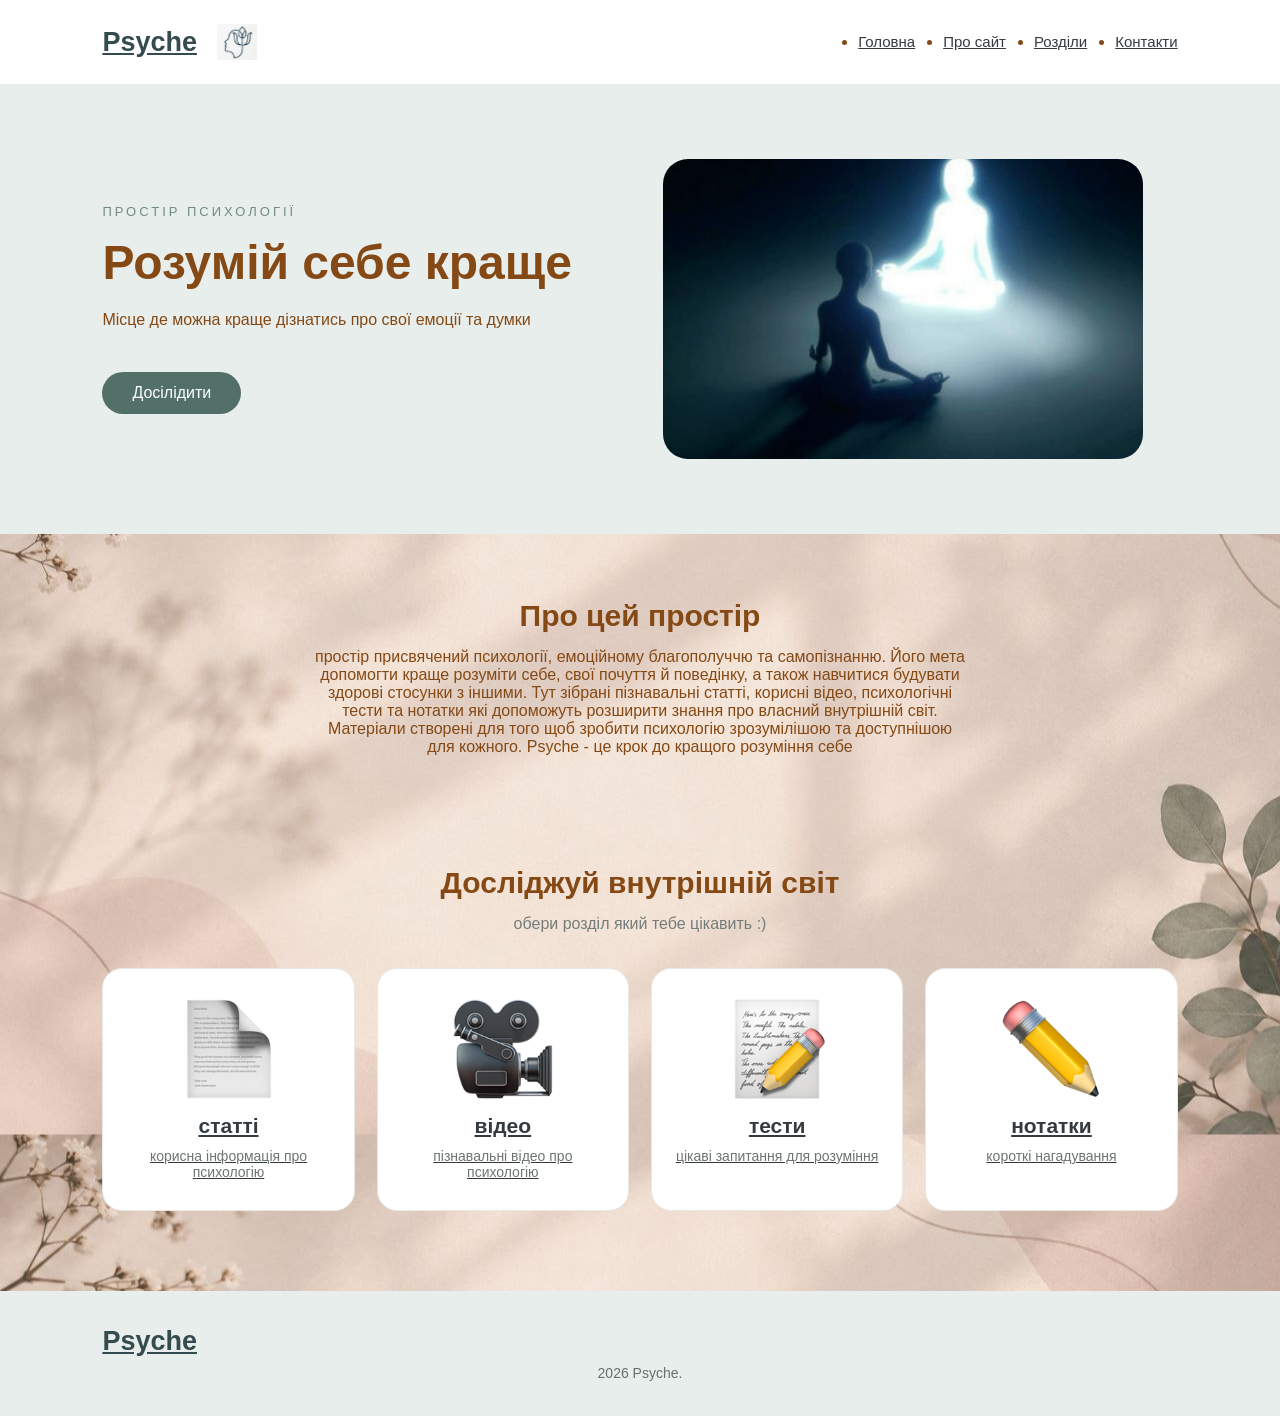
<file: index.html>
<!DOCTYPE html>
<html lang="uk">
<head>
	<meta charset="UTF-8">
	<meta name="viewport"
	content="width=device-width, initial-scale=1.0">
	<title>Psyche - простір психології </title>
	<link rel="stylesheet" href="style.css">
</head>
<body>

	<header>
		<a href="#" class="logo">Psyche<span></span>
			<img src="logo.jpg"></a>
		
		<nav>
			<ul>
			<li><a href="#home">Головна</a></li>
			<li><a href="#about">Про сайт</a></li>
			<li><a href="#sections">Розділи</a></li>
			<li><a href="contacts.html">Контакти</a></li>
			</ul>
		</nav>
	</header>
	
	<main>
		<section class="hero" id="home">
			<div class="hero-text">
				<p class="subtitle">ПРОСТІР ПСИХОЛОГІЇ</p>
				<h1>Розумій себе краще</h1>
				<p>Місце де можна краще дізнатись про свої емоції та думки</p>
				<a href="#"class="main-button">Досілідити</a>
			</div>
			
			<div class="hero-image">
				<img src="med.jpg"
					alt="Спокійна ілюстрація">
			</div>
		</section>
		
		<section class="about" id="about">
			<h2>Про цей простір</h2>
			<p>простір присвячений психології, емоційному благополуччю та самопізнанню. Його мета допомогти краще розуміти себе, свої почуття й поведінку, а також навчитися будувати здорові стосунки з іншими.
			Тут зібрані пізнавальні статті, корисні відео, психологічні тести та нотатки які допоможуть розширити знання про власний внутрішній світ. Матеріали створені для того щоб зробити психологію зрозумілішою та доступнішою для кожного. 
			Psyche - це крок до кращого розуміння себе</p>
		</section>
			
		<section class="sections" id="sections">
			<h2>Досліджуй внутрішній світ</h2>
			<p class="section-description">обери розділ який тебе цікавить :)</p>
			
			<div class="cards">
				<a href="articles.html" class="card">
				<div class="card-image">
					<img src="paper.png"> </div>
				<h3>статті</h3>
				<p>корисна інформація про психологію</p>
				</a>
				
				<a href="videos.html" class="card">
					<div class="card-image">
						<img src="videos.png">
						</div>
					<h3> відео </h3>
					<p> пізнавальні відео про психологію </p>
				</a>
				
				<a href="tests.html" class="card">
					<div class="card-image">
						<img src="test.png">
					</div>
					<h3>тести</h3>
					<p>цікаві запитання для розуміння</p>
				</a>
				
				<a href="notes.html" class="card">
					<div class="card-image">
						<img src="pencil.png">
					</div>
					<h3>нотатки</h3>
					<p>короткі нагадування</p>
				</a>
			</div>
		</section>
	</main>
	
	<footer id="contacts">
		<a href="home" class="logo"> Psyche <span></span></a>
		<p> 2026 Psyche. </p>
	</footer>
</body>
</html>
</file>
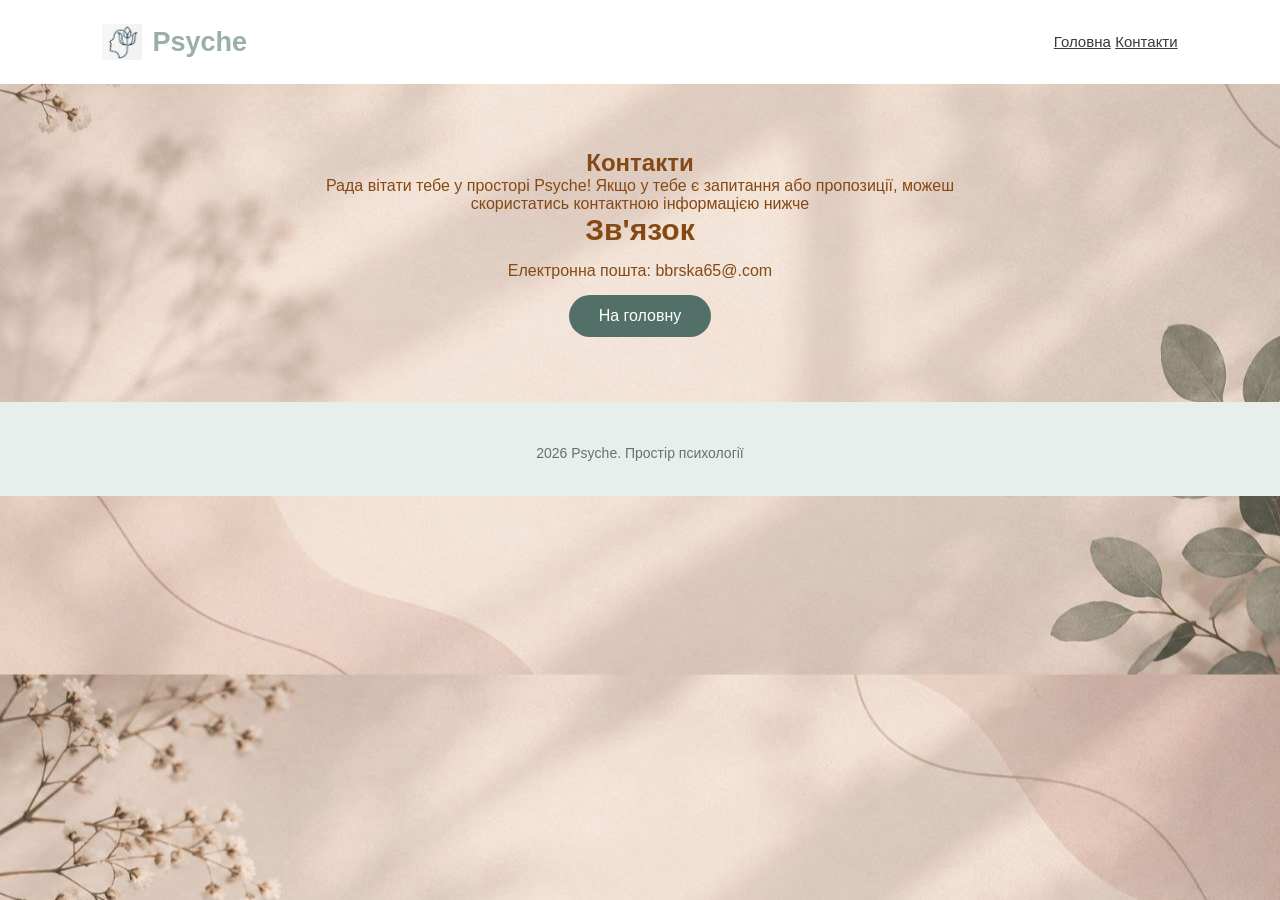
<file: contacts.html>
<!DOCTYPE html>
<html lang="uk">
<head>
	<meta charset="UTF-8">
	<meta name="viewport"
	content="width=device-width, initial-scale=1.0">
	<title> Контакти </title>
	<link rel="stylesheet" href="style.css">
</head>
<body>

	<header>
		<div class="logo">
			<img src="logo.jpg">
			<span>Psyche</span>
			</div>
		
		<nav>
			<a href="index.html">Головна</a>
			<a href="contacts.html">Контакти</a>
		</nav>
	</header>
	
	<main>
		<section class="about">
			<h1>Контакти</h1>
			<p> Рада вітати тебе у просторі Psyche! Якщо у тебе є запитання або пропозиції, можеш скористатись контактною інформацією нижче<p>
			<h2>Зв'язок</h2>
			<p>Електронна пошта: bbrska65@.com</p>
			
			<a href="index.html" class="main-button"> На головну </a>
		</section>
	</main>
	
	<footer>
		<p> 2026 Psyche. Простір психології </p>
	</footer>
	
</body>
</html>
</file>
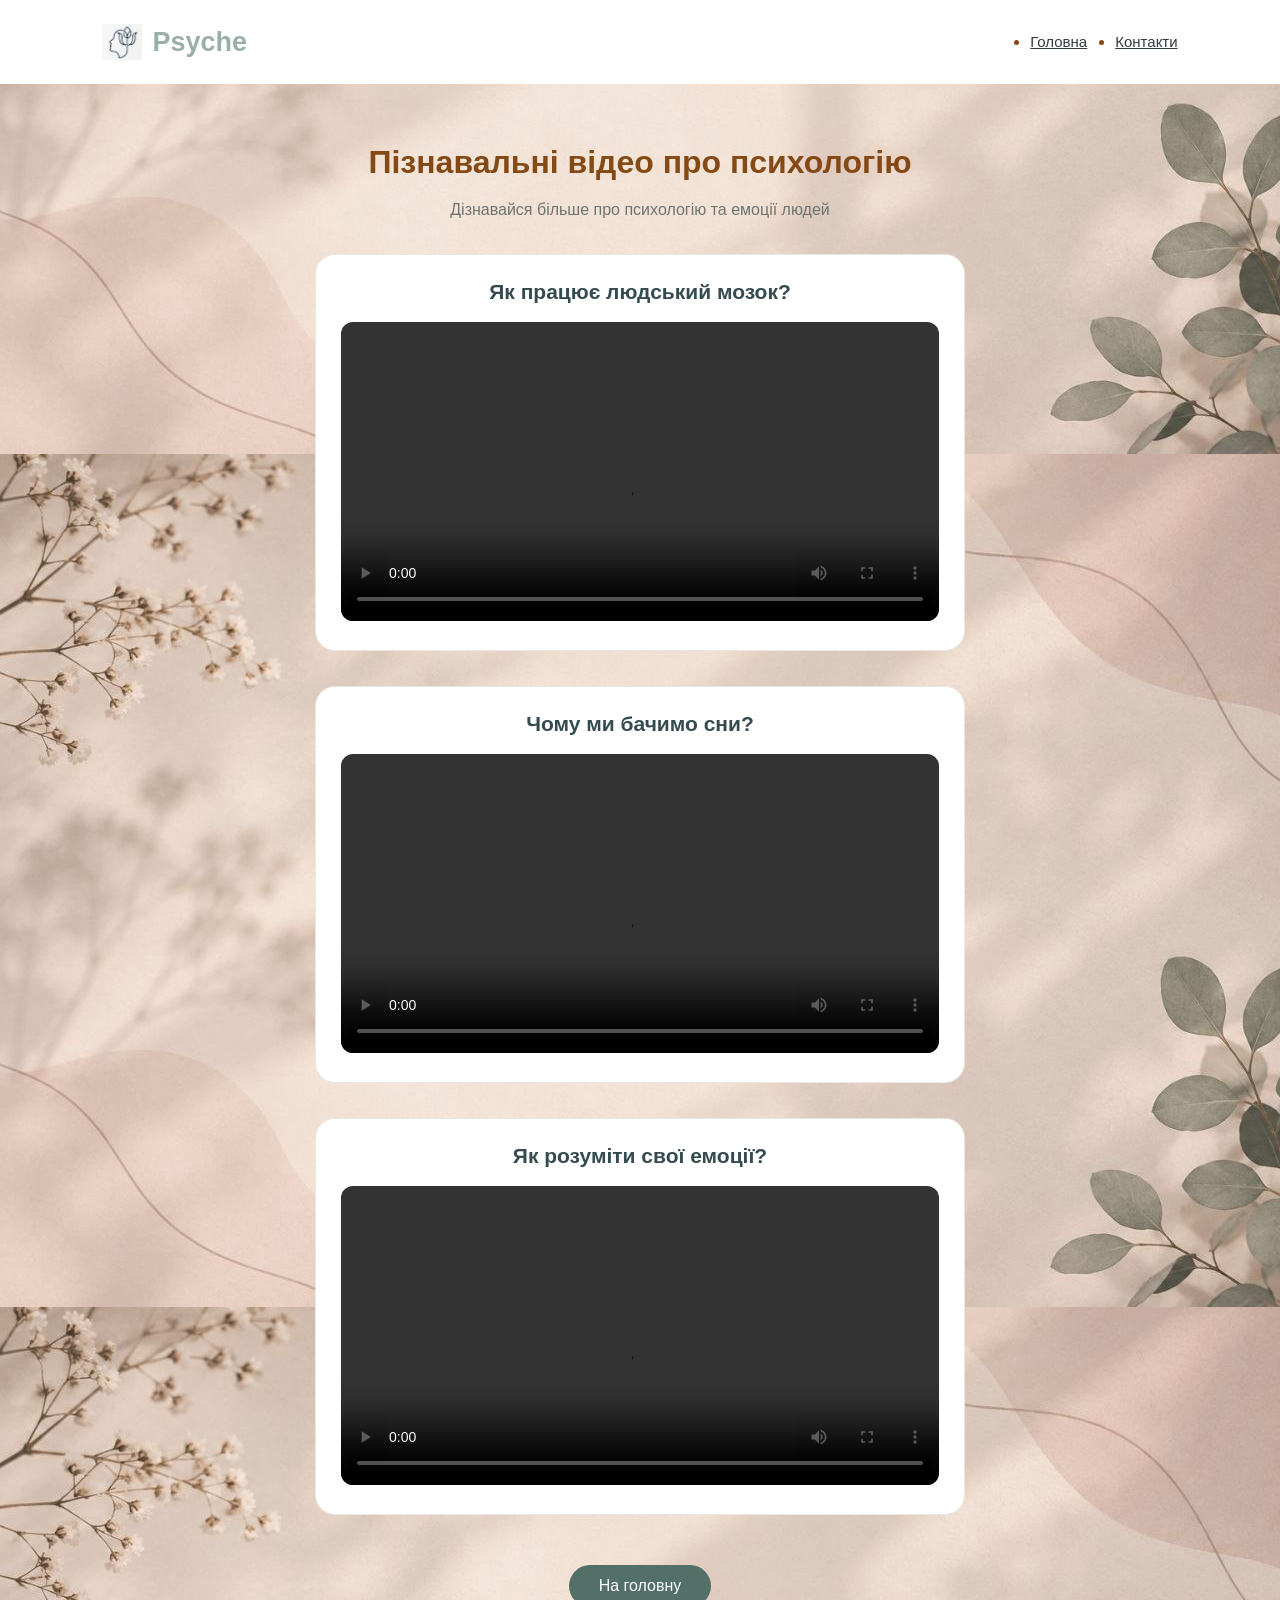
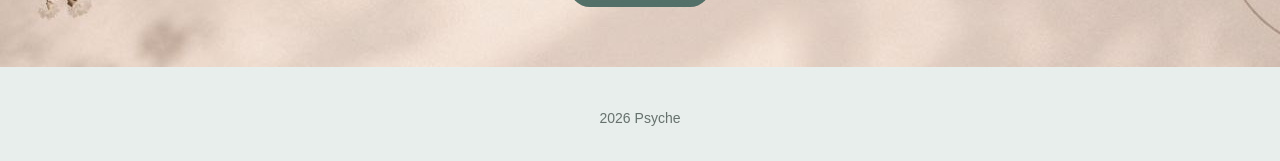
<file: videos.html>
<!DOCTYPE html>
<html lang="uk">

<head>
	<meta charset="UTF-8">
	<meta name="viewport"
	content="width=device-width, initial-scale=1.0">
	<title>Відео</title>
	<link rel="stylesheet" href="style.css">
</head>

<body>
	<header>
		<div class="logo">
			<img src="logo.jpg">
			<span>Psyche</span>
		</div>
		
		<nav>
			<ul>
				<li><a href="index.html">Головна</a></li>
				<li><a href="contacts.html">Контакти</a></li>
			</ul>
		</nav>
	</header>
	
	<main class="video-page">
		<h1>Пізнавальні відео про психологію</h1>
		<p>Дізнавайся більше про психологію та емоції людей</p>
		
		<div class="video-container">
			<h2>Як працює людський мозок?</h2>
			<video controls>
				<source src="brain.mp4" type="video/mp4">
			</video>
		</div>
		
		<div class="video-container">
			<h2>Чому ми бачимо сни?</h2>
			<video controls>
				<source src="dreams.mp4" type="video/mp4">
			</video>
		</div>
		
		<div class="video-container">
			<h2>Як розуміти свої емоції?</h2>
			<video controls>
				<source src="emotions.mp4" type="video/mp4">
			</video>
		</div>
		
		<a href="index.html" class="main-button">На головну</a>
	</main>
	
	<footer>
		<p>2026 Psyche</p>
	</footer>
</body>
</html>
</file>
<file: style.css>
*{
	margin: 0;
	padding: 0;
	box-sizing: border-box;
}

body {
		font-family: Arial, sans-serif;
		color: #854915;
		
		background-image: url("background.jpg");
		background-position: center;
		background-size: border;
}

header {
		display: flex;
		justify-content: space-between;
		align-items: center;
		padding: 22px 8%;
		background-color: #ffffff;
}

.logo {
	display: flex;
	align-items: center;
	gap: 10px;
	color: #344b50;
	font-size: 27px;
	font-weight: bold;
}

.logo img {
	width: 40px;
	height: 40px;
	object-fit: contain;
}

.logo span {
	color: #9aafaa;
}

nav ul {
	display: flex;
	gap: 28px;
}

nav a {
	color: #343b40;
	font-size: 15px;
}

nav a:hover {
	color: #77958d;
}

.hero {
	display: flex;
	align-items: center;
	justify-content: space-between;
	gap: 45px;
	padding: 75px 8%;
	background-color: #e8eeeb;
}

.hero-text {
	flex: 1;
}

.subtitle {
	color: #718c83;
	font-size: 13px;
	letter-spacing: 3px;
	margin-bottom: 15px;
}

.hero h1 {
	font-size: 48px;
	line-height: 1.2;
	margin-bottom: 20px;
}

.hero-text> p:not(.subtitle) {
	max-width: 450px;
	margin-bottom: 28px;
}

.main-button {
	display: inline-block;
	padding: 12px 30px;
	background-color: #526f68;
	color:white;
	border-radius: 30px;
	text-decoration: none;
	margin-top: 15px;
}

.main-button:hover {
	background-color: #3e5952;
}

.hero-image {
	flex: 1;
	min-width: 0;
}

.hero-image img {
	display:block;
	width: 100%;
	max-width: 480px;
	height: 300px;
	object-fit: cover;
	border-radius: 25px;
}

.about {
	text-align: center;
	padding: 65px 8%;
}

.about h2, 
.sections h2 {
	font-size: 30px;
	margin-bottom: 15px;
}

.about p {
	max-width: 650px;
	margin: 0 auto;
}

.sections {
	padding: 45px 8% 80px;
	text-align: center;
}

.section-description {
	color: #747d7b;
	margin-bottom: 35px;
}

.cards {
	display: flex;
	flex-wrap: wrap;
	justify-content: center;
	gap: 22px;
}

.card {
	flex: 1 1 220px;
	max-width: 270px;
	padding: 30px 22px;
	background-color: white;
	border-radius: 20px;
	color: #343b40;
	border: 1px solid #e8e8e4;
	transition: transform 0.2s, box-shadow 0.2s;
}

.card:hover {
	box-shadow:0 8px 25px rgba(0, 0, 0, 0.35);
}

.card-image img {
	width: 100%;
	max-width: 100px;
	height: auto;
	object-fit: contain;
	display: block;
	margin: 0 auto 15px;
	border-radius: 12px;
}

.card h3 {
	font-size:21px;
	margin-bottom: 10px;
}

.card p {
	font-size: 14px;
	color: #6d7472;
}

footer {
	text-align: center;
	padding: 35px 8%;
	background-color: #e8eeeb;
}

footer p {
	font-size:14px;
	margin-top: 8px;
	color: #66716d;
}

@media (max-width: 600px) {
	header {
		flex-direction: column;
		gap: 15px;
		padding: 20px 5%;
	}
	
	nav ul {
		flex-direction: column;
		align-items: center;
		gap:10px;
	}
	
	.hero {
		flex-direction: column;
		padding: 90px 8%;
		text-align: center;
	}
	
	.hero h1 {
		font-size: 34px;
	}
	
	.hero-text> p:not(.subtitle) {
		margin-left: auto;
		margin-right: auto;
	}
	
	.hero-image img {
		height: 220px;
	}
	
	.about {
		padding: 80px 8%;
	}
	
	.about h2,
	.sections h2 {
		font-size: 25px;
	}
	
	.sections {
		padding: 70px 8% 80px;
	}
	
	.cards {
		flex-direction: column;
		align-items: center;
	}
	
	.card {
		width: 100%;
		max-width: 400px;
		flex: auto;
	}
}

.video-page {
	text-align: center;
	padding: 60px 8%;
}

.video-page h1 {
	font-size: 32px;
	margin-bottom: 20px;
}

.video-page > p {
	margin-bottom: 35px;
	color: #6d7472;
}

.video-container {
	max-width: 650px;
	margin: 35px auto;
	padding: 25px;
	background-color: white;
	border-radius: 20px;
	border: 1px solid #e8e8e4;
}

.video-container h2 {
	font-size: 21px;
	margin-bottom: 18px;
	color: #344b50;
}

.video-container video {
	width: 100%;
	border-radius: 12px;
}
</file>
